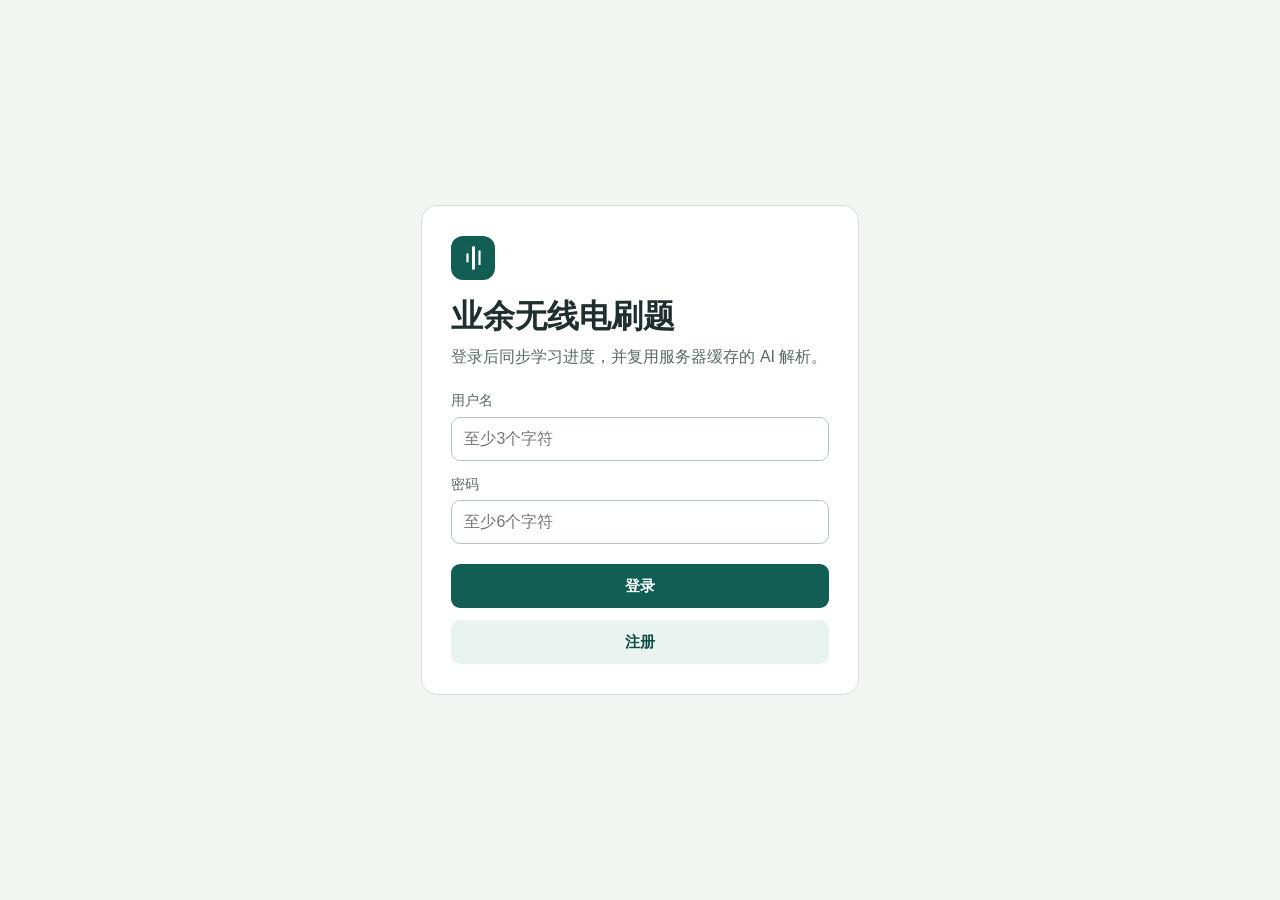
<file: login.html>
<!doctype html>
<html lang="zh-CN">
  <head>
    <meta charset="utf-8">
    <meta name="viewport" content="width=device-width, initial-scale=1, viewport-fit=cover">
    <title>业余无线电刷题 - 登录</title>
    <link rel="stylesheet" href="/styles.css">
  </head>
  <body>
    <section class="auth-shell">
      <div class="auth-panel">
        <span class="signal-mark" aria-hidden="true"></span>
        <h1>业余无线电刷题</h1>
        <p>登录后同步学习进度，并复用服务器缓存的 AI 解析。</p>
        <div class="auth-grid">
          <label>
            用户名
            <input id="authUsername" type="text" autocomplete="username" placeholder="至少3个字符">
          </label>
          <label>
            密码
            <input id="authPassword" type="password" autocomplete="current-password" placeholder="至少6个字符">
          </label>
          <label id="inviteField" hidden>
            邀请码
            <input id="authInvite" type="text" autocomplete="off" placeholder="首次注册时需填写">
          </label>
        </div>
        <div class="auth-actions">
          <button id="loginBtn" type="button">登录</button>
          <button id="registerBtn" class="secondary" type="button">注册</button>
        </div>
        <div role="status" id="authStatus" class="ai-status"></div>
      </div>
    </section>

    <script>
      const state = {
        mode: "login", // login 或 register
      };

      const els = {
        authUsername: document.getElementById("authUsername"),
        authPassword: document.getElementById("authPassword"),
        authInvite: document.getElementById("authInvite"),
        loginBtn: document.getElementById("loginBtn"),
        registerBtn: document.getElementById("registerBtn"),
        authStatus: document.getElementById("authStatus"),
      };

      els.loginBtn.addEventListener("click", () => {
        if (state.mode === "login") login();
        else toggleMode();
      });
      els.registerBtn.addEventListener("click", () => {
        if (state.mode === "register") register();
        else toggleMode();
      });
      els.authPassword.addEventListener("keypress", (e) => {
        if (e.key === "Enter" && state.mode === "login") login();
      });
      els.authInvite.addEventListener("keypress", (e) => {
        if (e.key === "Enter" && state.mode === "register") register();
      });

      function toggleMode() {
        state.mode = state.mode === "login" ? "register" : "login";
        if (state.mode === "register") {
          document.getElementById("inviteField").hidden = false;
          els.loginBtn.textContent = "返回登录";
          els.registerBtn.textContent = "注册账号";
        } else {
          document.getElementById("inviteField").hidden = true;
          els.loginBtn.textContent = "登录";
          els.registerBtn.textContent = "注册";
        }
        els.authStatus.className = "ai-status";
        els.authStatus.textContent = "";
      }

      function setAuthStatus(message, type = "") {
        els.authStatus.className = `ai-status ${type}`;
        els.authStatus.textContent = message;
      }

      function clearAuthStatus() {
        els.authStatus.className = "ai-status";
        els.authStatus.textContent = "";
      }

      function getPayload(includeInvite) {
        return {
          username: els.authUsername.value.trim(),
          password: els.authPassword.value,
          ...(includeInvite && { invite_code: els.authInvite.value.trim() }),
        };
      }

      async function login() {
        try {
          setAuthStatus("正在登录...", "loading");
          const response = await fetch("/api/auth/login", {
            method: "POST",
            credentials: 'same-origin',
            headers: { "Content-Type": "application/json" },
            body: JSON.stringify(getPayload(false)),
          });
          const data = await parseJsonResponse(response);
          if (!response.ok) {
            throw new Error(data?.detail || `${response.status} ${response.statusText}`);
          }
          // 登录成功，跳转到主应用
          window.location.href = "/app";
        } catch (error) {
          setAuthStatus(error.message, "error");
        }
      }

      async function register() {
        try {
          setAuthStatus("正在注册...", "loading");
          const response = await fetch("/api/auth/register", {
            method: "POST",
            credentials: 'same-origin',
            headers: { "Content-Type": "application/json" },
            body: JSON.stringify(getPayload(true)),
          });
          const data = await parseJsonResponse(response);
          if (!response.ok) {
            throw new Error(data?.detail || `${response.status} ${response.statusText}`);
          }
          // 注册成功，跳转到主应用
          window.location.href = "/app";
        } catch (error) {
          setAuthStatus(error.message, "error");
        }
      }

      async function parseJsonResponse(response) {
        const text = await response.text();
        try {
          return text ? JSON.parse(text) : null;
        } catch {
          return { detail: text };
        }
      }
    </script>
  </body>
</html>
</file>
<file: styles.css>
:root {
  color-scheme: light;
  --bg: #f3f5f3;
  --panel: #fff;
  --text: #202e2d;
  --muted: #586864;
  --line: #d6dfdb;
  --primary: #125e55;
  --primary-dark: #0d4b44;
  --tint: #e9f3ef;
  --danger: #9e3732;
  --success: #236842;
  --pad: clamp(18px, 2.3vw, 32px);
}

* { box-sizing: border-box; }
[hidden] { display: none !important; }
body {
  margin: 0;
  background: var(--bg);
  color: var(--text);
  font: 16px/1.6 -apple-system, BlinkMacSystemFont, "PingFang SC", "Microsoft YaHei", sans-serif;
  overflow-wrap: anywhere;
  -webkit-text-size-adjust: 100%;
}
h1, h2, h3, p { margin: 0; }
h1 { font-size: clamp(21px, 3vw, 32px); line-height: 1.25; }
h2 { font-size: 22px; }
h3 { font-size: 18px; }
button, input, select, summary { font: inherit; }
button, summary { cursor: pointer; }
button, select, input:not([type="radio"]):not([type="checkbox"]) {
  min-height: 44px;
  border-radius: 9px;
}
button {
  padding: 8px 16px;
  border: 1px solid transparent;
  background: var(--primary);
  color: white;
  font-size: 15px;
  font-weight: 600;
}
button:disabled { opacity: .48; cursor: default; }
.secondary { background: var(--tint); color: var(--primary-dark); }
.ghost { background: transparent; color: var(--muted); border-color: var(--line); }
:focus-visible { outline: 3px solid var(--primary); outline-offset: 2px; }
label { display: grid; gap: 5px; color: var(--muted); font-size: 14px; }
select, input:not([type="radio"]):not([type="checkbox"]) {
  min-width: 0;
  max-width: 100%;
  padding: 8px 12px;
  border: 1px solid #b8c6c1;
  background: var(--panel);
  color: var(--text);
  font-size: 16px;
}
.shell, .auth-shell {
  padding-inline: max(16px, env(safe-area-inset-left)) max(16px, env(safe-area-inset-right));
  margin-inline: auto;
}
.shell {
  max-width: 896px;
  padding-block: max(26px, env(safe-area-inset-top)) max(40px, env(safe-area-inset-bottom));
}
.topbar { display: grid; grid-template-columns: minmax(0, 1fr) auto auto; align-items: center; gap: 24px; }
.brand, .userbar { display: flex; align-items: center; gap: 12px; min-width: 0; }
.signal-mark {
  display: inline-grid;
  place-items: center;
  width: 44px;
  height: 44px;
  flex: none;
  border-radius: 12px;
  background: var(--primary);
  color: white;
}
.signal-mark::before {
  content: "";
  width: 3px;
  height: 24px;
  border-radius: 3px;
  background: currentColor;
  box-shadow: -6px 0 0 -0.4px currentColor, 6px 0 0 -0.4px currentColor;
  clip-path: polygon(-8px 32%, -3px 32%, -3px 0, 6px 0, 6px 20%, 12px 20%, 12px 80%, 6px 80%, 6px 100%, -3px 100%, -3px 68%, -8px 68%);
}
#topicCelebration {
  position: fixed;
  z-index: 5;
  top: max(12px, env(safe-area-inset-top));
  left: max(16px, env(safe-area-inset-left));
  right: max(16px, env(safe-area-inset-right));
  pointer-events: none;
}
.topic-celebration {
  display: flex;
  align-items: center;
  gap: 14px;
  width: fit-content;
  max-width: min(100%, 30rem);
  margin-inline: auto;
  padding: 10px 18px 10px 12px;
  border-radius: 14px;
  color: white;
  background: var(--primary-dark);
  box-shadow: 0 4px 18px #16372c30;
  line-height: 1.4;
}
.topic-celebration p { color: #d8ebe5; font-size: .9rem; }
.radio-pulse {
  position: relative;
  flex: 0 0 44px;
  height: 44px;
  color: #bfe6d7;
  background: radial-gradient(circle at 50% 46%, #f3d394 0 3px, transparent 3.5px),
              linear-gradient(#fff, #fff) center 70% / 2px 13px no-repeat;
}
.radio-pulse::before, .radio-pulse::after {
  content: "";
  position: absolute;
  inset: 3px 2px 7px;
  border: 2px solid;
  border-block-color: transparent;
  border-radius: 50%;
}
.radio-pulse::after { inset: 9px 8px 13px; }
@media (prefers-reduced-motion: no-preference) {
  .topic-celebration { animation: celebration-arrive .25s ease-out both; }
  .radio-pulse::before, .radio-pulse::after { animation: transmit 1.35s ease-out infinite; }
  .radio-pulse::after { animation-delay: -.55s; }
}
@keyframes celebration-arrive { from { opacity: 0; transform: translateY(-8px); } }
@keyframes transmit { from { transform: scale(.4); opacity: 1; } to { transform: scale(1.12); opacity: 0; } }
#subtitle, .userbar, .stats span, .empty, .ai-panel-head p, .list-item p { color: var(--muted); }
#subtitle, .userbar { font-size: 14px; }
.stats { display: flex; }
.stats div { padding-inline: clamp(10px, 1.7vw, 24px); border-left: 1px solid var(--line); }
.stats strong, .stats span { display: block; }
.stats strong { font-size: 21px; line-height: 1.25; font-variant-numeric: tabular-nums; }
.stats span { font-size: 13px; }
.userbar { justify-self: end; }
#currentUserLabel { max-width: 12ch; overflow: hidden; white-space: nowrap; text-overflow: ellipsis; }
.toolbar {
  display: flex;
  align-items: center;
  justify-content: space-between;
  gap: 8px;
  margin: 22px 0 20px;
  border-block: 1px solid var(--line);
}
.tabs { display: grid; grid-template-columns: repeat(4, 1fr); }
.tab {
  white-space: nowrap;
  background: transparent;
  border: 0;
  border-bottom: 3px solid transparent;
  border-radius: 0;
  padding: 12px 20px 9px;
  color: var(--muted);
}
.tab.active { color: var(--primary); border-bottom-color: var(--primary); }
.filter-menu { position: relative; }
.filter-menu summary { display: flex; gap: 8px; align-items: center; min-height: 44px; padding: 0 8px; color: var(--primary); font-size: 15px; }
.filter-menu summary::-webkit-details-marker { display: none; }
.filter-menu summary::after {
  content: "";
  width: 6px;
  height: 6px;
  border: solid currentColor;
  border-width: 0 1.5px 1.5px 0;
  transform: rotate(45deg);
}
.filter-menu[open] summary::after { transform: rotate(225deg); }
.filters {
  position: absolute;
  right: 0;
  z-index: 2;
  width: min(300px, calc(100vw - 40px));
  display: grid;
  gap: 14px;
  padding: 18px;
  border: 1px solid var(--line);
  border-radius: 12px;
  background: var(--panel);
  box-shadow: 0 6px 22px #20342c16;
}
.view { display: none; }
.view.active { display: block; }
#practiceView { max-width: 900px; margin-inline: auto; }
.question-panel, #wrongView, #statsView, .exam-setup, .exam-paper, .exam-result, .auth-panel {
  min-width: 0;
  background: var(--panel);
  border: 1px solid var(--line);
  border-radius: 16px;
  padding: var(--pad);
}
.question-meta, .ai-panel-head, .section-head, .actions, .nav-actions, .cache-tools, .exam-setup {
  display: flex;
  gap: 10px;
  align-items: center;
  flex-wrap: wrap;
}
.ai-panel-head, .section-head, .actions { justify-content: space-between; }
.question-meta {
  position: sticky;
  top: env(safe-area-inset-top, 0px);
  z-index: 1;
  background: var(--panel);
}
#openAiBtn { margin-left: auto; }

.meta-pill {
  color: var(--primary-dark);
  background: transparent;
  padding: 0 4px;
  font-size: 14px;
}
.meta-pill::after { content: "⌄"; margin-left: 5px; }
#questionText { margin: 10px 0 22px; font-size: clamp(1.25rem, min(2.5vw, 3.4dvh), 1.875rem); line-height: 1.55; }
.question-kind { display: inline-block; vertical-align: .13em; margin-right: 9px; padding: 1px 7px; border-radius: 5px; background: var(--tint); color: var(--primary); font-size: 13px; }
.options, .exam-options, .list, .exam-paper { display: grid; gap: 10px; }
.option {
  display: grid;
  grid-template-columns: 30px minmax(0, 1fr) auto;
  align-items: center;
  gap: 12px;
  min-height: 52px;
  padding: 10px 14px;
  border: 1px solid var(--line);
  border-radius: 10px;
  color: var(--text);
  font-size: clamp(1rem, min(2vw, 2.4dvh), 1.25rem);
  cursor: pointer;
}
.option-key { grid-area: 1 / 1; text-align: center; border-radius: 6px; background: var(--bg); font-size: 14px; line-height: 30px; }
.option span { grid-area: 1 / 2; }
.option input { grid-area: 1 / 3; width: 17px; height: 17px; margin: 0; accent-color: var(--primary); }
.option:where(:has(input:checked)) { background: var(--tint); border-color: var(--primary); }
.option:has(input:checked) .option-key { background: var(--primary); color: white; }
.option.correct, .feedback.success { border-color: #86b59b; background: #eff7f1; }
.option.wrong, .feedback.error { border-color: #cc8f87; background: #fbf1ef; }
.options[aria-invalid="true"] { outline: 2px solid #cc8f87; outline-offset: 3px; border-radius: 10px; }
.actions { margin-top: 22px; padding-top: 18px; border-top: 1px solid var(--line); }
.ai-panel-head, .section-head { padding-bottom: 12px; border-bottom: 1px solid var(--line); }
.ai-dialog {
  position: fixed;
  inset: auto 0 0;
  margin: 0 auto;
  font-size: clamp(1.125rem, min(2.6vw, 2.7dvh), 1.5rem);
  width: min(42em, 100%);
  max-width: 100%;
  height: 82dvh;
  max-height: 100%;
  padding: 0;
  overflow: hidden;
  border: 1px solid var(--line);
  border-bottom: 0;
  border-radius: 18px 18px 0 0;
  background: var(--panel);
  color: var(--text);
}
.ai-dialog[open] { display: flex; flex-direction: column; }
html:has(.ai-dialog[open]) { overflow: hidden; }
.ai-dialog .ai-panel-head, .ai-reader {
  padding-inline: max(var(--pad), env(safe-area-inset-left)) max(var(--pad), env(safe-area-inset-right));
}
.ai-dialog .ai-panel-head {
  flex: none;
  flex-wrap: nowrap;
  padding-top: max(12px, env(safe-area-inset-top));
}
.ai-reader {
  flex: 1;
  overflow: auto;
  overscroll-behavior: contain;
  padding-block: 16px max(20px, env(safe-area-inset-bottom));
}
.ai-panel-head h2 { font-size: 1.3em; }
.ai-panel-head p, #aiCacheInfo { font-size: max(.875rem, .72em); }
.ai-dialog button { font-size: max(1rem, .8em); }
.ai-reader .ai-status { margin: 0 0 12px; }
.ai-content { line-height: 1.75; }
.ai-content > :first-child { margin-top: 0; }
#aiCacheInfo { margin: 14px 0; color: var(--muted); }
#aiCacheInfo:empty { display: none; }
.ai-content p + p, .list-item button { margin-top: 10px; }
.ai-content :is(h3, h4, h5, h6) { margin: 1em 0 .25em; color: var(--primary-dark); font-size: 1.05em; }
.ai-content ol, .ai-content ul { padding-left: 1.5em; }
.ai-content code { background: var(--bg); padding: 1px 4px; border-radius: 3px; }
.ai-status, .feedback { margin-top: 14px; padding: 10px 14px; border: 1px solid var(--line); border-radius: 8px; background: var(--bg); }
.ai-status:empty { display: none; }
.success { color: var(--success); }
.error { color: var(--danger); }
.loading { color: var(--primary); }
.list, .cache-tools { margin-top: 16px; }
.list-item, .exam-question { padding: 16px; border: 1px solid var(--line); border-radius: 10px; }
.list-item h3, .exam-question h3 { margin-bottom: 10px; }
.jump-grid { display: grid; gap: 10px; }
.topic-tree ul { list-style: none; margin: 0; padding: 0; }
.topic-tree > ul > li { border-bottom: 1px solid var(--line); }
.topic-tree details > ul { margin: 0 0 6px 9px; padding-left: clamp(7px, 1.5vw, 18px); border-left: 1px solid var(--line); }
.topic-row {
  display: grid;
  grid-template-columns: 12px minmax(0, 1fr) auto;
  align-items: center;
  gap: 3px 8px;
  width: 100%;
  min-height: 48px;
  padding: 9px 5px;
  border: 0;
  border-radius: 6px;
  background: transparent;
  color: var(--text);
  font-size: 16px;
  text-align: left;
}
.topic-row::-webkit-details-marker { display: none; }
.topic-row::before { content: "›"; color: var(--primary); text-align: center; font-size: 20px; }
details[open] > .topic-row::before { transform: rotate(90deg); }
button.topic-row { color: var(--primary-dark); }
.topic-row:hover, .topic-row:focus-visible { background: var(--tint); }
.topic-count { color: var(--muted); font-size: 13px; font-weight: 400; }
.topic-row progress { grid-column: 2 / -1; width: 100%; height: 4px; accent-color: var(--primary); }
@media (max-width: 640px) {
  .topic-row { grid-template-columns: 12px minmax(0, 1fr); }
  .topic-count { grid-column: 2; }
}
.exam-setup h2 { margin-right: auto; }
.exam-setup { align-items: end; }
.exam-paper, .exam-result { margin-top: 12px; }
.exam-submit { justify-self: start; }
.jump-dialog { width: min(720px, calc(100% - 32px)); max-height: calc(100dvh - 40px); overflow: auto; border: 1px solid var(--line); border-radius: 14px; padding: 0; color: var(--text); }
.ai-dialog::backdrop, .jump-dialog::backdrop { background: rgb(20 35 32 / .42); }
.jump-head { position: sticky; top: 0; z-index: 1; display: flex; justify-content: space-between; align-items: start; gap: 12px; padding: 16px; border-bottom: 1px solid var(--line); background: var(--panel); }
.jump-head p { color: var(--muted); font-size: 14px; }
.jump-head button { flex: none; }
.jump-grid { padding: 16px; }
.question-jump-grid { grid-template-columns: repeat(auto-fill, minmax(66px, 1fr)); }
.category-jump-grid { grid-template-columns: repeat(auto-fill, minmax(118px, 1fr)); }
.jump-card { display: grid; align-content: center; min-height: 54px; padding: 5px; background: var(--bg); color: var(--text); border-color: var(--line); }
.jump-card span { font-size: 12px; font-weight: normal; }
.jump-card.status-correct { background: #eff7f1; color: var(--success); }
.jump-card.status-wrong { background: #fbf1ef; color: var(--danger); }
.jump-card.current { border-color: var(--primary); box-shadow: inset 0 0 0 1px var(--primary); }
.auth-shell { max-width: 470px; min-height: 100svh; display: grid; align-items: center; padding-block: max(20px, env(safe-area-inset-top)) max(20px, env(safe-area-inset-bottom)); }
.auth-panel h1 { margin: 16px 0 8px; }
.auth-panel > p { color: var(--muted); }
.auth-grid, .auth-actions { display: grid; gap: 12px; margin-top: 20px; }
@media (hover: hover) {
  button:not(:disabled):hover, .filter-menu summary:hover { filter: brightness(.94); }
  .option:hover { border-color: #89a59b; }
  .tab:hover, .meta-pill:hover { background: var(--tint); }
}
@media (min-width: 1100px) {
  .shell { max-width: 1240px; }
}
@media (max-width: 640px) {
  .shell { padding-top: max(12px, env(safe-area-inset-top)); }
  .signal-mark { width: 34px; height: 34px; border-radius: 9px; }
  .brand { gap: 8px; }
  .topbar { grid-template-columns: minmax(0, 1fr) auto; gap: 12px 6px; }
  .userbar { grid-area: 1 / 2; gap: 4px; }
  #currentUserLabel { max-width: 6ch; }
  #logoutBtn { padding-inline: 8px; }
  .stats { grid-column: 1 / -1; }
  .stats div { flex: 1; display: flex; align-items: baseline; justify-content: center; gap: 6px; }
  .stats div:first-child { border: 0; }
  .stats strong { font-size: 17px; }
  .toolbar { margin: 12px 0; gap: 2px; }
  .tabs { flex: 1; }
  .tab { padding: 8px 1px 5px; font-size: 14px; }
  .filter-menu summary { padding-inline: 6px; }
  .question-panel { padding: 14px; }
  #questionText { margin: 4px 0 16px; }
  .option { gap: 8px; padding: 10px; }
  .actions, .nav-actions { display: grid; }
  .actions { margin-top: 16px; grid-template-columns: 1fr; }
  .nav-actions { grid-template-columns: 1fr 1fr; }
}
@media (orientation: landscape) and (max-height: 500px) {
  .shell { padding-block-start: max(8px, env(safe-area-inset-top)); }
  .topbar { gap: 10px; }
  h1 { font-size: 20px; }
  .stats div { padding-inline: 10px; }
  .stats strong { font-size: 16px; }
  .toolbar { margin-block: 8px; }
  .question-panel { padding-block: 12px; }
  #questionText { margin-top: 0; font-size: 20px; }
}

@media (pointer: coarse) and (orientation: landscape) and (max-width: 980px) and (max-height: 500px) {
  .ai-dialog {
    inset: 0 0 0 auto;
    width: min(30rem, 76vw);
    height: 100dvh;
    border-width: 0 0 0 1px;
    border-radius: 0;
  }
}

.brand-heading { display: flex; align-items: center; flex-wrap: wrap; gap: 0 8px; }
#bankSelect {
  color: var(--primary-dark);
  background-color: var(--tint);
  border-color: transparent;
  padding-inline: 8px;
  font-weight: 600;
  cursor: pointer;
}
#scopeLabel { color: var(--primary-dark); font-size: 14px; font-weight: 600; }
#bankStatus { font-size: 14px; color: var(--muted); }
@media (max-width: 400px) {
  .brand .signal-mark { display: none; }
}
.question-figure { display: block; max-width: 100%; height: auto; margin: 8px 0 16px; }

.admin-link { display: inline-flex; align-items: center; min-height: 44px; padding-inline: 6px; color: var(--primary); font-weight: 600; }
.admin-shell { max-width: 1000px; }
.admin-grid { display: grid; grid-template-columns: minmax(0, 3fr) minmax(0, 2fr); gap: 18px; align-items: start; margin-top: 18px; }
.admin-grid fieldset, #inviteResult { display: grid; gap: 12px; margin: 16px 0 0; border: 0; padding: 0; min-width: 0; }
.admin-grid label { font-size: 16px; }
.admin-grid input, .admin-grid select { width: 100%; }
.settings-note { margin: 8px 0 14px; color: var(--muted); font-size: 15px; }
.settings-note:empty { display: none; }
#savedModels section { border-top: 1px solid var(--line); padding-block: 12px; }
.provider-heading, .saved-model { display: flex; align-items: center; justify-content: space-between; gap: 8px; }
.saved-model { min-height: 44px; margin-top: 6px; }
.saved-model span:last-child { color: var(--primary); white-space: nowrap; font-size: 15px; }
.saved-model button, .provider-heading button { flex-shrink: 0; }
.provider-heading button { color: var(--danger); }
#editor { border-top: 1px solid var(--line); margin-top: 10px; }
#editor summary { padding-block: 12px; color: var(--primary); font-weight: 600; }
@media (max-width: 700px) {
  .admin-grid { grid-template-columns: minmax(0, 1fr); }
  .userbar:has(#adminLink:not([hidden])) #currentUserLabel { display: none; }
}
</file>
